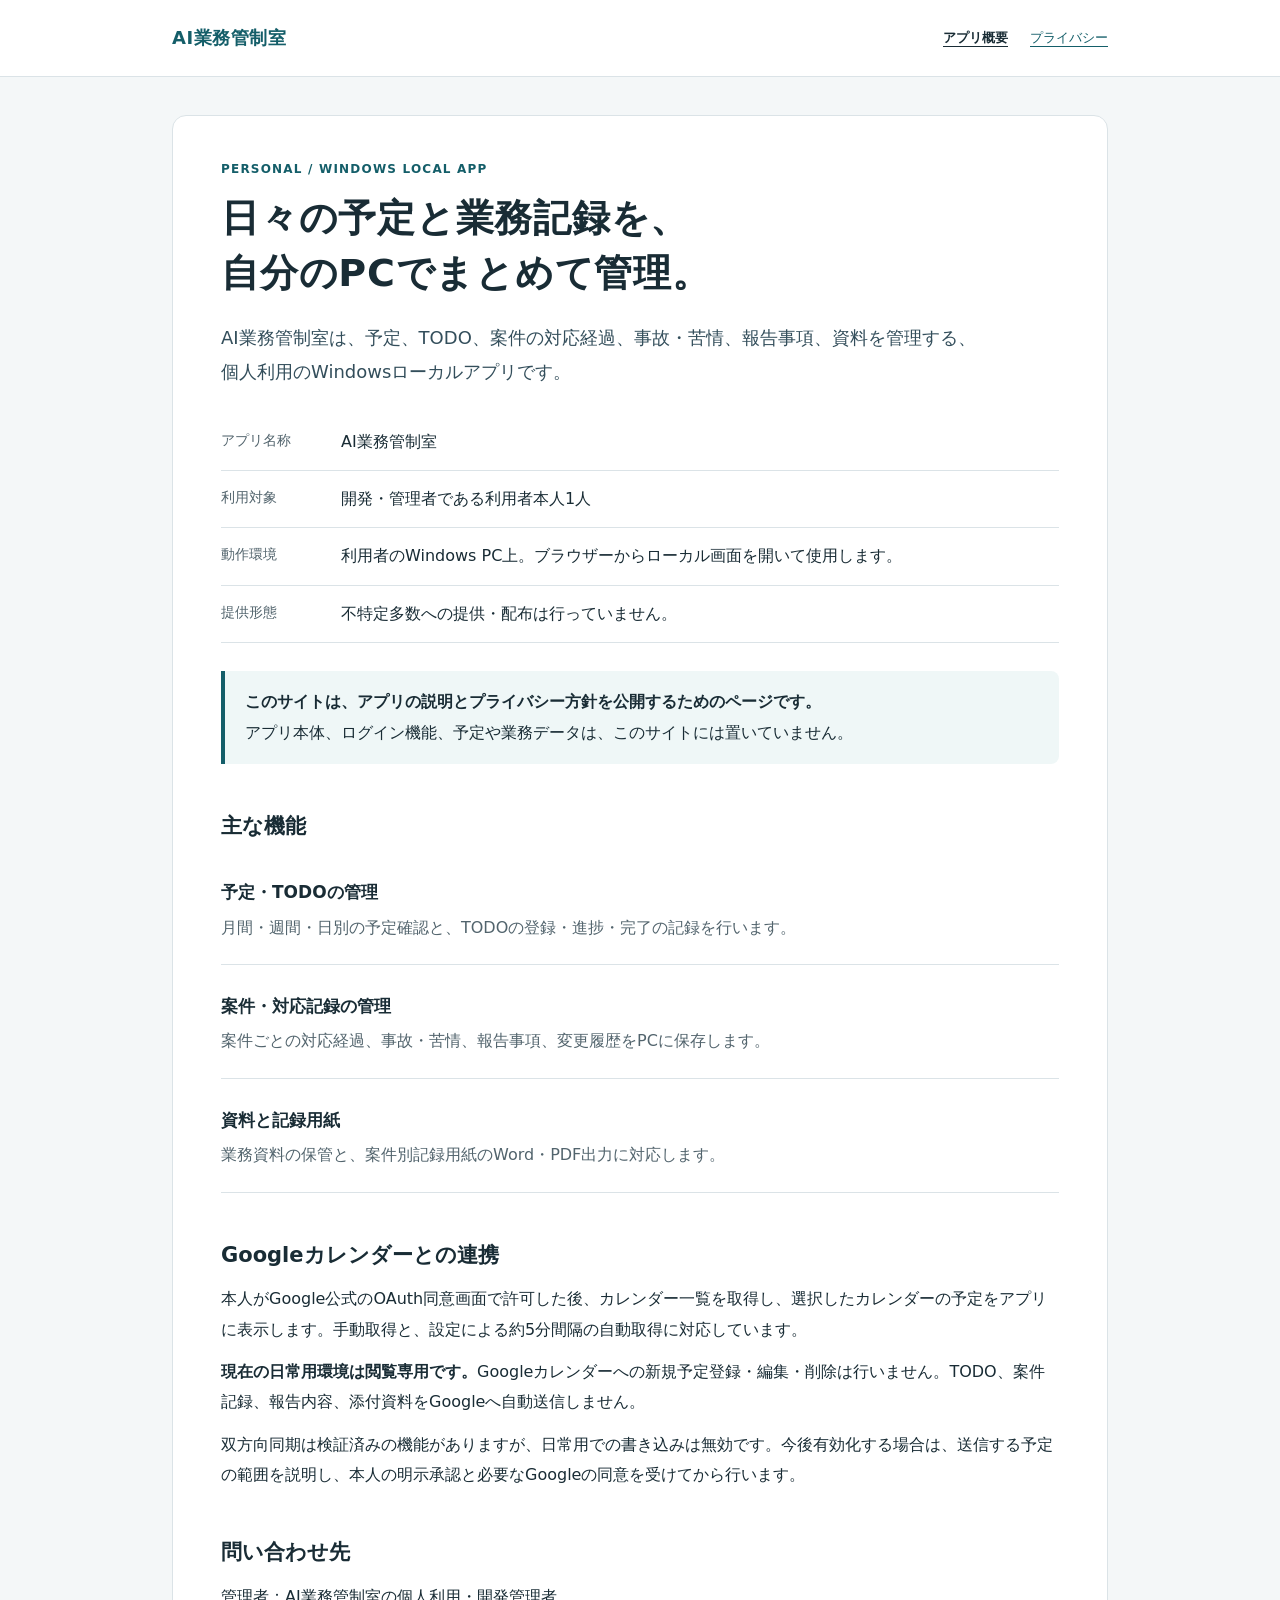
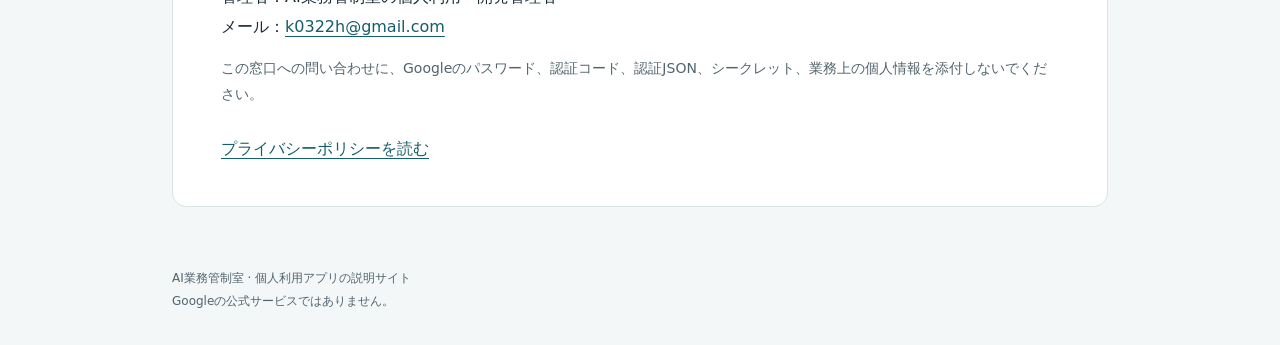
<file: index.html>
<!doctype html>
<html lang="ja"><head><meta charset="utf-8"><meta name="viewport" content="width=device-width,initial-scale=1"><meta name="description" content="AI業務管制室は、本人1人がWindows上で使用するローカル業務管理アプリです。Googleカレンダー連携とデータの取り扱いを説明します。"><meta name="referrer" content="no-referrer"><title>AI業務管制室｜個人利用のWindowsローカルアプリ</title><link rel="stylesheet" href="style.css"></head>
<body><a class="skip" href="#main">本文へ移動</a><header><div class="bar"><a class="wordmark" href="index.html">AI業務管制室</a><nav aria-label="ページ一覧"><a href="index.html" aria-current="page">アプリ概要</a><a href="privacy.html">プライバシー</a></nav></div></header>
<main id="main"><article class="paper"><div class="eyebrow">PERSONAL / WINDOWS LOCAL APP</div><h1>日々の予定と業務記録を、<br>自分のPCでまとめて管理。</h1><p class="lead">AI業務管制室は、予定、TODO、案件の対応経過、事故・苦情、報告事項、資料を管理する、個人利用のWindowsローカルアプリです。</p>
<dl class="facts"><dt>アプリ名称</dt><dd>AI業務管制室</dd><dt>利用対象</dt><dd>開発・管理者である利用者本人1人</dd><dt>動作環境</dt><dd>利用者のWindows PC上。ブラウザーからローカル画面を開いて使用します。</dd><dt>提供形態</dt><dd>不特定多数への提供・配布は行っていません。</dd></dl>
<div class="status"><p><strong>このサイトは、アプリの説明とプライバシー方針を公開するためのページです。</strong><br>アプリ本体、ログイン機能、予定や業務データは、このサイトには置いていません。</p></div>
<h2>主な機能</h2><ul class="feature-list"><li><strong>予定・TODOの管理</strong><p>月間・週間・日別の予定確認と、TODOの登録・進捗・完了の記録を行います。</p></li><li><strong>案件・対応記録の管理</strong><p>案件ごとの対応経過、事故・苦情、報告事項、変更履歴をPCに保存します。</p></li><li><strong>資料と記録用紙</strong><p>業務資料の保管と、案件別記録用紙のWord・PDF出力に対応します。</p></li></ul>
<h2>Googleカレンダーとの連携</h2><p>本人がGoogle公式のOAuth同意画面で許可した後、カレンダー一覧を取得し、選択したカレンダーの予定をアプリに表示します。手動取得と、設定による約5分間隔の自動取得に対応しています。</p><p><strong>現在の日常用環境は閲覧専用です。</strong>Googleカレンダーへの新規予定登録・編集・削除は行いません。TODO、案件記録、報告内容、添付資料をGoogleへ自動送信しません。</p><p>双方向同期は検証済みの機能がありますが、日常用での書き込みは無効です。今後有効化する場合は、送信する予定の範囲を説明し、本人の明示承認と必要なGoogleの同意を受けてから行います。</p>
<h2>問い合わせ先</h2><p>管理者：AI業務管制室の個人利用・開発管理者<br>メール：<a href="mailto:k0322h@gmail.com">k0322h@gmail.com</a></p><p class="note">この窓口への問い合わせに、Googleのパスワード、認証コード、認証JSON、シークレット、業務上の個人情報を添付しないでください。</p><div class="links"><a href="privacy.html">プライバシーポリシーを読む</a></div></article></main><footer>AI業務管制室 · 個人利用アプリの説明サイト<br>Googleの公式サービスではありません。</footer></body></html>
</file>
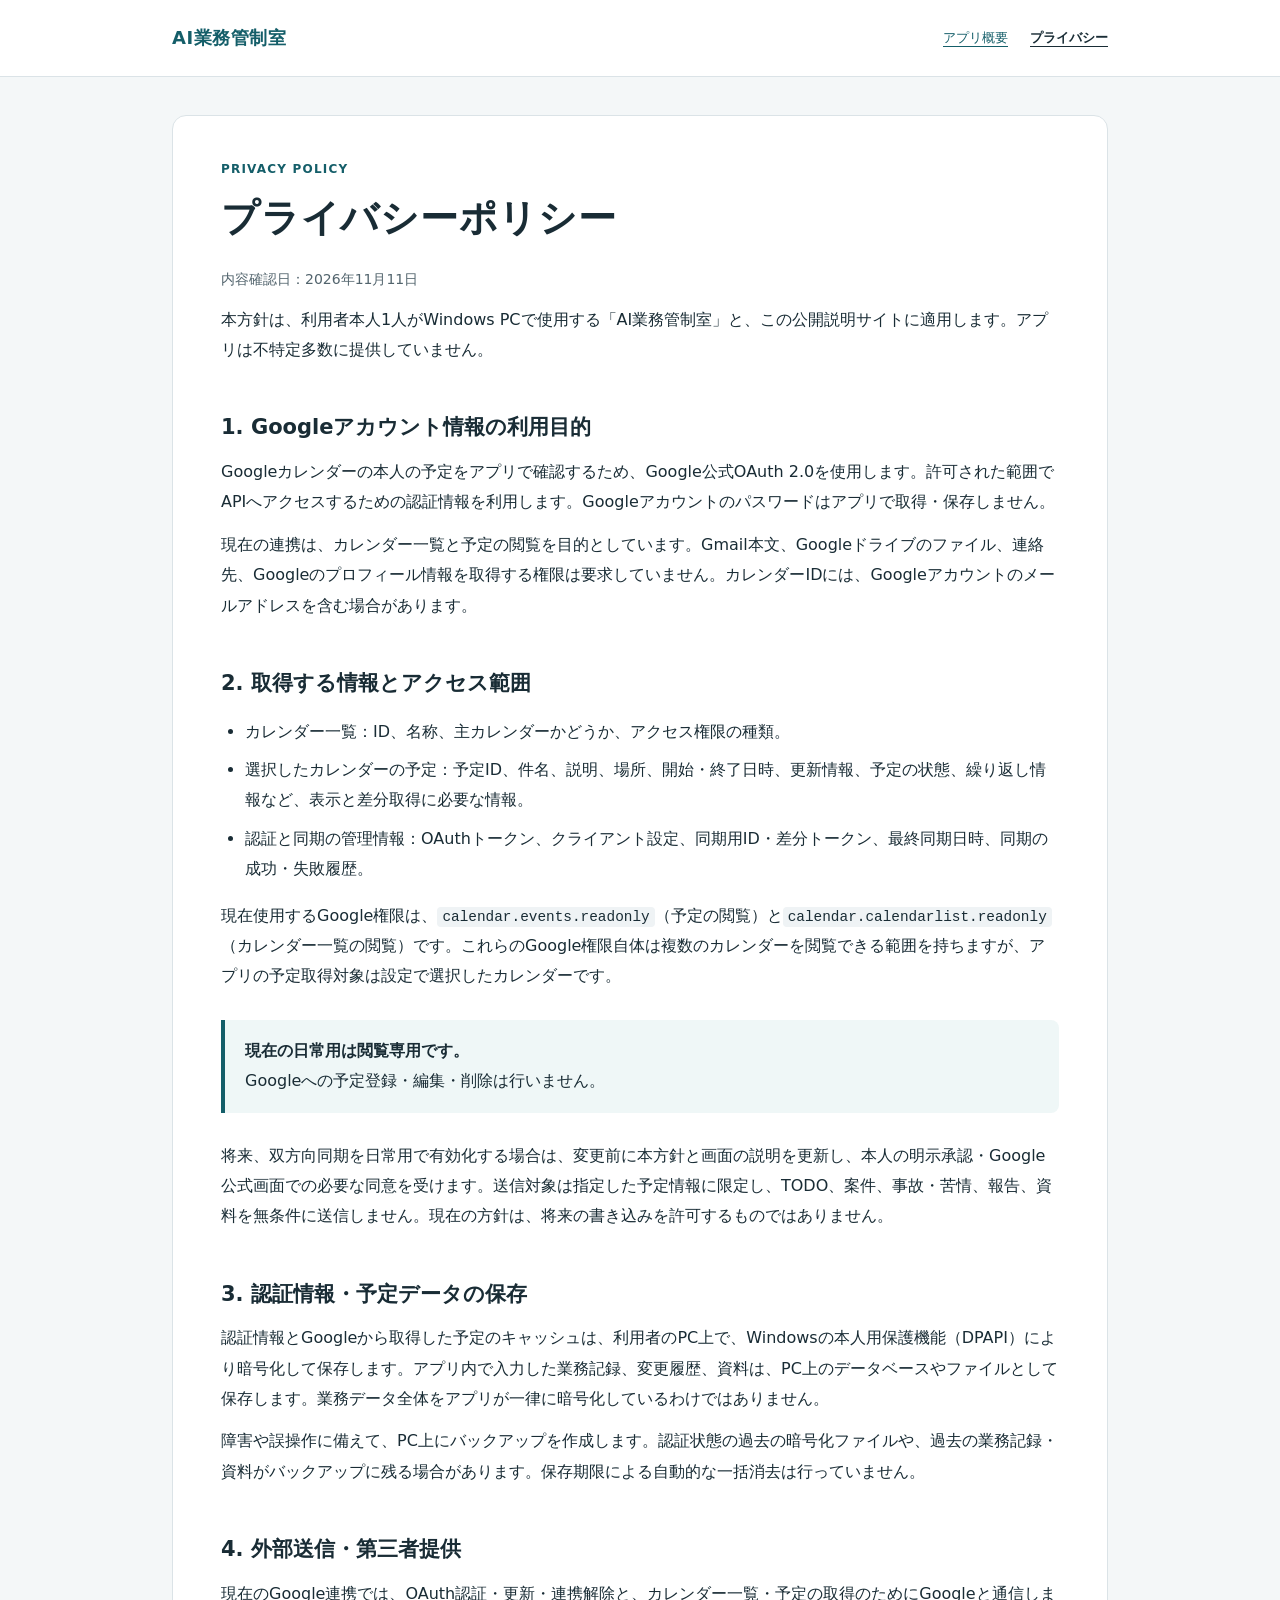
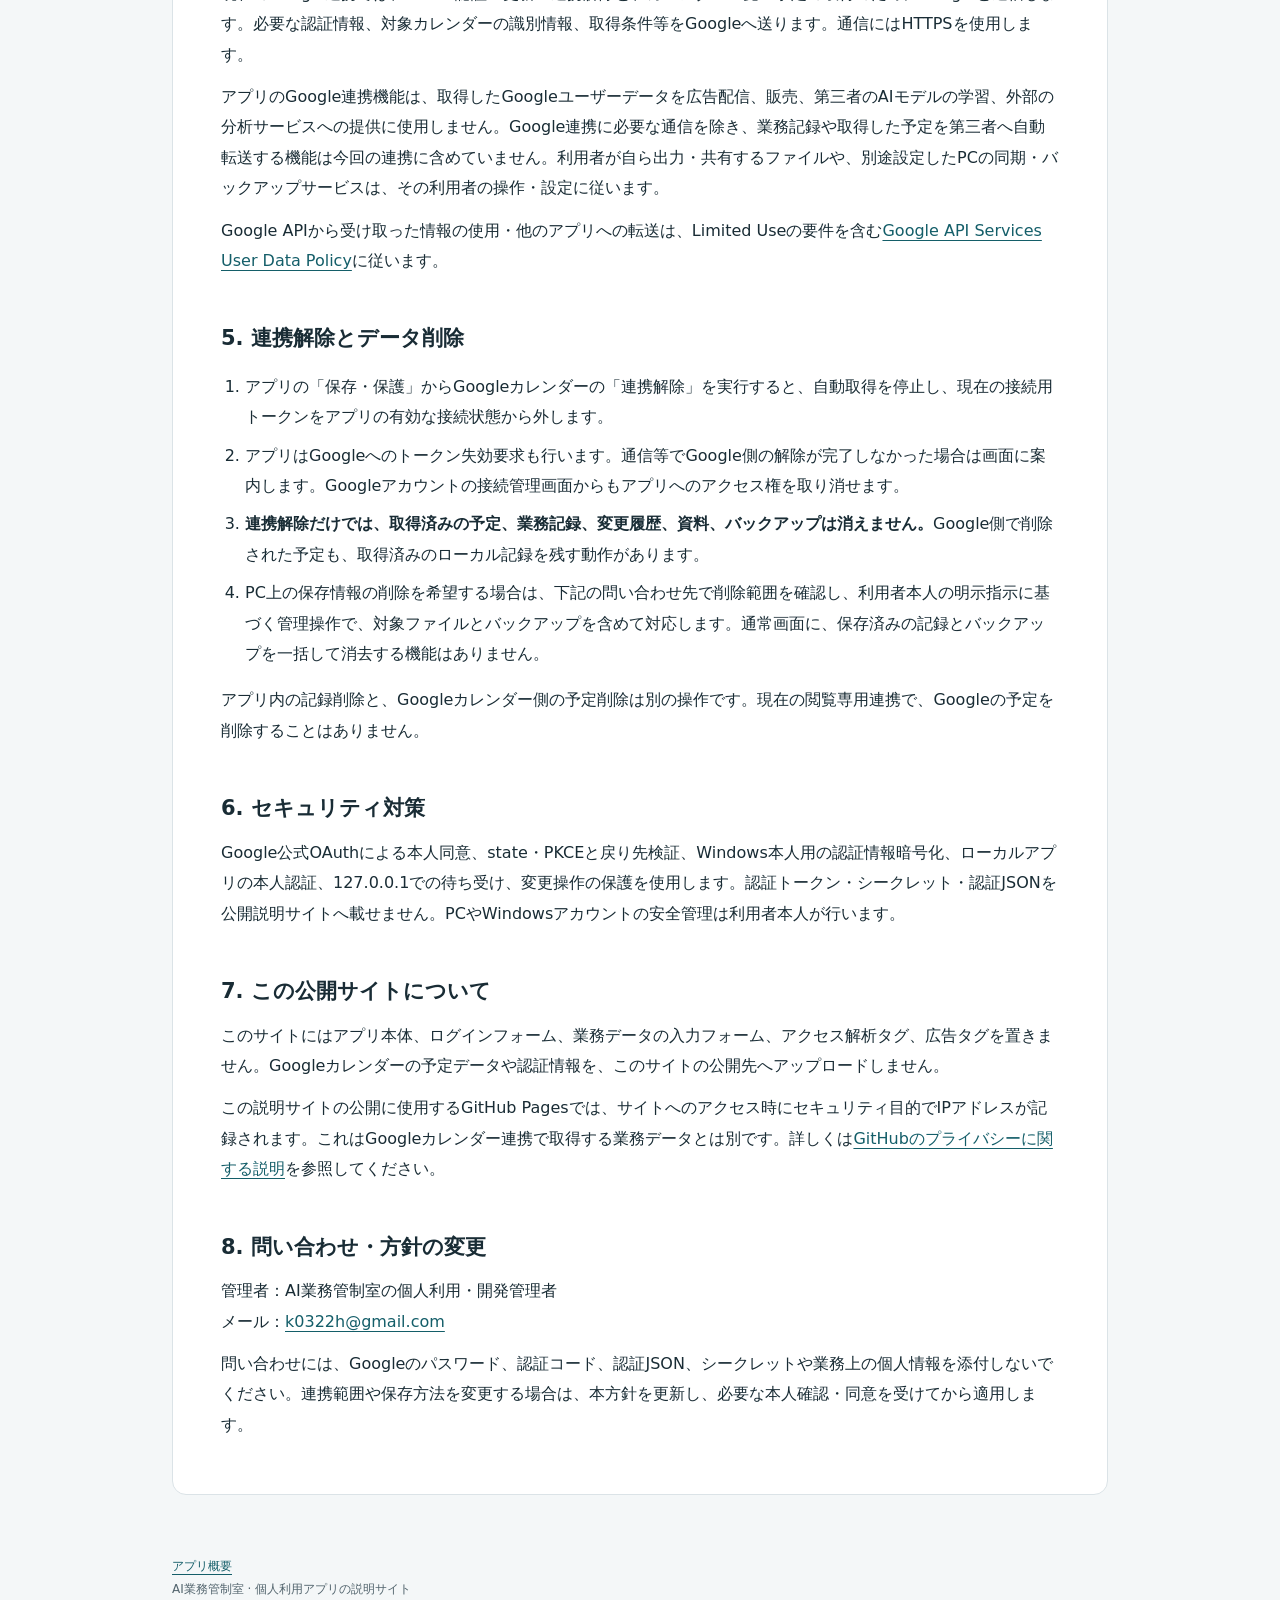
<file: privacy.html>
<!doctype html>
<html lang="ja"><head><meta charset="utf-8"><meta name="viewport" content="width=device-width,initial-scale=1"><meta name="description" content="AI業務管制室のGoogleカレンダー連携における取得情報、利用目的、保存、連携解除、削除方法を説明します。"><meta name="referrer" content="no-referrer"><title>プライバシーポリシー｜AI業務管制室</title><link rel="stylesheet" href="style.css"></head>
<body><a class="skip" href="#main">本文へ移動</a><header><div class="bar"><a class="wordmark" href="index.html">AI業務管制室</a><nav aria-label="ページ一覧"><a href="index.html">アプリ概要</a><a href="privacy.html" aria-current="page">プライバシー</a></nav></div></header>
<main id="main"><article class="paper"><div class="eyebrow">PRIVACY POLICY</div><h1>プライバシーポリシー</h1><p class="note">内容確認日：2026年11月11日</p><p>本方針は、利用者本人1人がWindows PCで使用する「AI業務管制室」と、この公開説明サイトに適用します。アプリは不特定多数に提供していません。</p>
<h2>1. Googleアカウント情報の利用目的</h2><p>Googleカレンダーの本人の予定をアプリで確認するため、Google公式OAuth 2.0を使用します。許可された範囲でAPIへアクセスするための認証情報を利用します。Googleアカウントのパスワードはアプリで取得・保存しません。</p><p>現在の連携は、カレンダー一覧と予定の閲覧を目的としています。Gmail本文、Googleドライブのファイル、連絡先、Googleのプロフィール情報を取得する権限は要求していません。カレンダーIDには、Googleアカウントのメールアドレスを含む場合があります。</p>
<h2>2. 取得する情報とアクセス範囲</h2><ul><li>カレンダー一覧：ID、名称、主カレンダーかどうか、アクセス権限の種類。</li><li>選択したカレンダーの予定：予定ID、件名、説明、場所、開始・終了日時、更新情報、予定の状態、繰り返し情報など、表示と差分取得に必要な情報。</li><li>認証と同期の管理情報：OAuthトークン、クライアント設定、同期用ID・差分トークン、最終同期日時、同期の成功・失敗履歴。</li></ul><p>現在使用するGoogle権限は、<code>calendar.events.readonly</code>（予定の閲覧）と<code>calendar.calendarlist.readonly</code>（カレンダー一覧の閲覧）です。これらのGoogle権限自体は複数のカレンダーを閲覧できる範囲を持ちますが、アプリの予定取得対象は設定で選択したカレンダーです。</p><div class="status"><p><strong>現在の日常用は閲覧専用です。</strong><br>Googleへの予定登録・編集・削除は行いません。</p></div><p>将来、双方向同期を日常用で有効化する場合は、変更前に本方針と画面の説明を更新し、本人の明示承認・Google公式画面での必要な同意を受けます。送信対象は指定した予定情報に限定し、TODO、案件、事故・苦情、報告、資料を無条件に送信しません。現在の方針は、将来の書き込みを許可するものではありません。</p>
<h2>3. 認証情報・予定データの保存</h2><p>認証情報とGoogleから取得した予定のキャッシュは、利用者のPC上で、Windowsの本人用保護機能（DPAPI）により暗号化して保存します。アプリ内で入力した業務記録、変更履歴、資料は、PC上のデータベースやファイルとして保存します。業務データ全体をアプリが一律に暗号化しているわけではありません。</p><p>障害や誤操作に備えて、PC上にバックアップを作成します。認証状態の過去の暗号化ファイルや、過去の業務記録・資料がバックアップに残る場合があります。保存期限による自動的な一括消去は行っていません。</p>
<h2>4. 外部送信・第三者提供</h2><p>現在のGoogle連携では、OAuth認証・更新・連携解除と、カレンダー一覧・予定の取得のためにGoogleと通信します。必要な認証情報、対象カレンダーの識別情報、取得条件等をGoogleへ送ります。通信にはHTTPSを使用します。</p><p>アプリのGoogle連携機能は、取得したGoogleユーザーデータを広告配信、販売、第三者のAIモデルの学習、外部の分析サービスへの提供に使用しません。Google連携に必要な通信を除き、業務記録や取得した予定を第三者へ自動転送する機能は今回の連携に含めていません。利用者が自ら出力・共有するファイルや、別途設定したPCの同期・バックアップサービスは、その利用者の操作・設定に従います。</p><p>Google APIから受け取った情報の使用・他のアプリへの転送は、Limited Useの要件を含む<a href="https://developers.google.com/terms/api-services-user-data-policy" rel="noreferrer">Google API Services User Data Policy</a>に従います。</p>
<h2>5. 連携解除とデータ削除</h2><ol><li>アプリの「保存・保護」からGoogleカレンダーの「連携解除」を実行すると、自動取得を停止し、現在の接続用トークンをアプリの有効な接続状態から外します。</li><li>アプリはGoogleへのトークン失効要求も行います。通信等でGoogle側の解除が完了しなかった場合は画面に案内します。Googleアカウントの接続管理画面からもアプリへのアクセス権を取り消せます。</li><li><strong>連携解除だけでは、取得済みの予定、業務記録、変更履歴、資料、バックアップは消えません。</strong>Google側で削除された予定も、取得済みのローカル記録を残す動作があります。</li><li>PC上の保存情報の削除を希望する場合は、下記の問い合わせ先で削除範囲を確認し、利用者本人の明示指示に基づく管理操作で、対象ファイルとバックアップを含めて対応します。通常画面に、保存済みの記録とバックアップを一括して消去する機能はありません。</li></ol><p>アプリ内の記録削除と、Googleカレンダー側の予定削除は別の操作です。現在の閲覧専用連携で、Googleの予定を削除することはありません。</p>
<h2>6. セキュリティ対策</h2><p>Google公式OAuthによる本人同意、state・PKCEと戻り先検証、Windows本人用の認証情報暗号化、ローカルアプリの本人認証、127.0.0.1での待ち受け、変更操作の保護を使用します。認証トークン・シークレット・認証JSONを公開説明サイトへ載せません。PCやWindowsアカウントの安全管理は利用者本人が行います。</p>
<h2>7. この公開サイトについて</h2><p>このサイトにはアプリ本体、ログインフォーム、業務データの入力フォーム、アクセス解析タグ、広告タグを置きません。Googleカレンダーの予定データや認証情報を、このサイトの公開先へアップロードしません。</p><p>この説明サイトの公開に使用するGitHub Pagesでは、サイトへのアクセス時にセキュリティ目的でIPアドレスが記録されます。これはGoogleカレンダー連携で取得する業務データとは別です。詳しくは<a href="https://docs.github.com/en/site-policy/privacy-policies/github-general-privacy-statement" rel="noreferrer">GitHubのプライバシーに関する説明</a>を参照してください。</p>
<h2>8. 問い合わせ・方針の変更</h2><p>管理者：AI業務管制室の個人利用・開発管理者<br>メール：<a href="mailto:k0322h@gmail.com">k0322h@gmail.com</a></p><p>問い合わせには、Googleのパスワード、認証コード、認証JSON、シークレットや業務上の個人情報を添付しないでください。連携範囲や保存方法を変更する場合は、本方針を更新し、必要な本人確認・同意を受けてから適用します。</p></article></main><footer><a href="index.html">アプリ概要</a><br>AI業務管制室 · 個人利用アプリの説明サイト</footer></body></html>
</file>
<file: style.css>
:root{color-scheme:light;--ink:#192c35;--muted:#52646d;--line:#dbe3e7;--accent:#145e69;--paper:#fff;--wash:#f4f7f8}*{box-sizing:border-box}html{scroll-padding-top:24px}body{margin:0;background:var(--wash);color:var(--ink);font-family:system-ui,-apple-system,"Segoe UI","Yu Gothic UI",Meiryo,sans-serif;font-size:16px;line-height:1.9}a{color:var(--accent);text-underline-offset:4px;overflow-wrap:anywhere}a:hover{color:#0a3e46}a:focus-visible{outline:3px solid #137e92;outline-offset:5px;border-radius:2px}.skip{position:absolute;left:16px;top:-100px;background:#fff;padding:8px 16px}.skip:focus{top:8px}header{border-bottom:1px solid var(--line);background:var(--paper)}.bar{max-width:1000px;margin:auto;padding:21px 32px;display:flex;align-items:center;gap:24px;justify-content:space-between}.wordmark{font-size:18px;font-weight:700;text-decoration:none;letter-spacing:.03em}nav{display:flex;gap:22px;flex-wrap:wrap;font-size:13px}nav [aria-current=page]{color:var(--ink);font-weight:700}main{max-width:1000px;margin:38px auto 60px;padding:0 32px}.paper{background:var(--paper);border:1px solid var(--line);border-radius:14px;padding:42px 48px}.eyebrow{font-size:12px;letter-spacing:.1em;color:var(--accent);font-weight:700}h1{font-size:clamp(26px,4vw,38px);line-height:1.45;letter-spacing:.02em;margin:10px 0 20px}h2{font-size:21px;line-height:1.6;margin:38px 0 12px;padding-top:8px}p{margin:12px 0}ul,ol{padding-left:1.5em}li{margin:8px 0}.lead{font-size:18px;max-width:760px;color:#334e5b}.status{border-left:4px solid var(--accent);background:#eff7f7;padding:16px 20px;border-radius:0 8px 8px 0;margin:28px 0}.status p{margin:0}.note{font-size:14px;color:var(--muted)}.facts{margin:24px 0;display:grid;grid-template-columns:120px 1fr;gap:0}.facts dt,.facts dd{margin:0;padding:13px 0;border-bottom:1px solid var(--line)}.facts dt{font-size:14px;color:var(--muted)}.feature-list{list-style:none;padding:0}.feature-list li{padding:17px 0;border-bottom:1px solid var(--line)}.feature-list strong{display:block;font-size:17px}.feature-list p{margin:4px 0;color:var(--muted)}.links{display:flex;gap:24px;flex-wrap:wrap;margin-top:26px}footer{max-width:1000px;margin:0 auto;padding:0 32px 32px;color:var(--muted);font-size:12px}code{font-size:.9em;background:#eff3f5;padding:2px 5px;border-radius:4px;overflow-wrap:anywhere}table{width:100%;border-collapse:collapse;font-size:14px}th,td{padding:12px;border:1px solid var(--line);text-align:left;vertical-align:top}th{background:#f5f8f9}td:first-child{width:30%}@media(max-width:650px){.bar{padding:18px 20px;display:block}nav{gap:16px;margin-top:12px}main{padding:0 14px;margin-top:20px}.paper{padding:27px 22px}h2{font-size:19px}.facts{grid-template-columns:92px 1fr}footer{padding:0 20px 24px}th,td{padding:8px}}@media print{body{background:white}.bar nav,.skip{display:none}.paper{border:0;padding:0}main{margin:24px auto;padding:0 20px}footer{border-top:1px solid #ddd}a{color:#111}h2{break-after:avoid}li{break-inside:avoid}}
</file>
